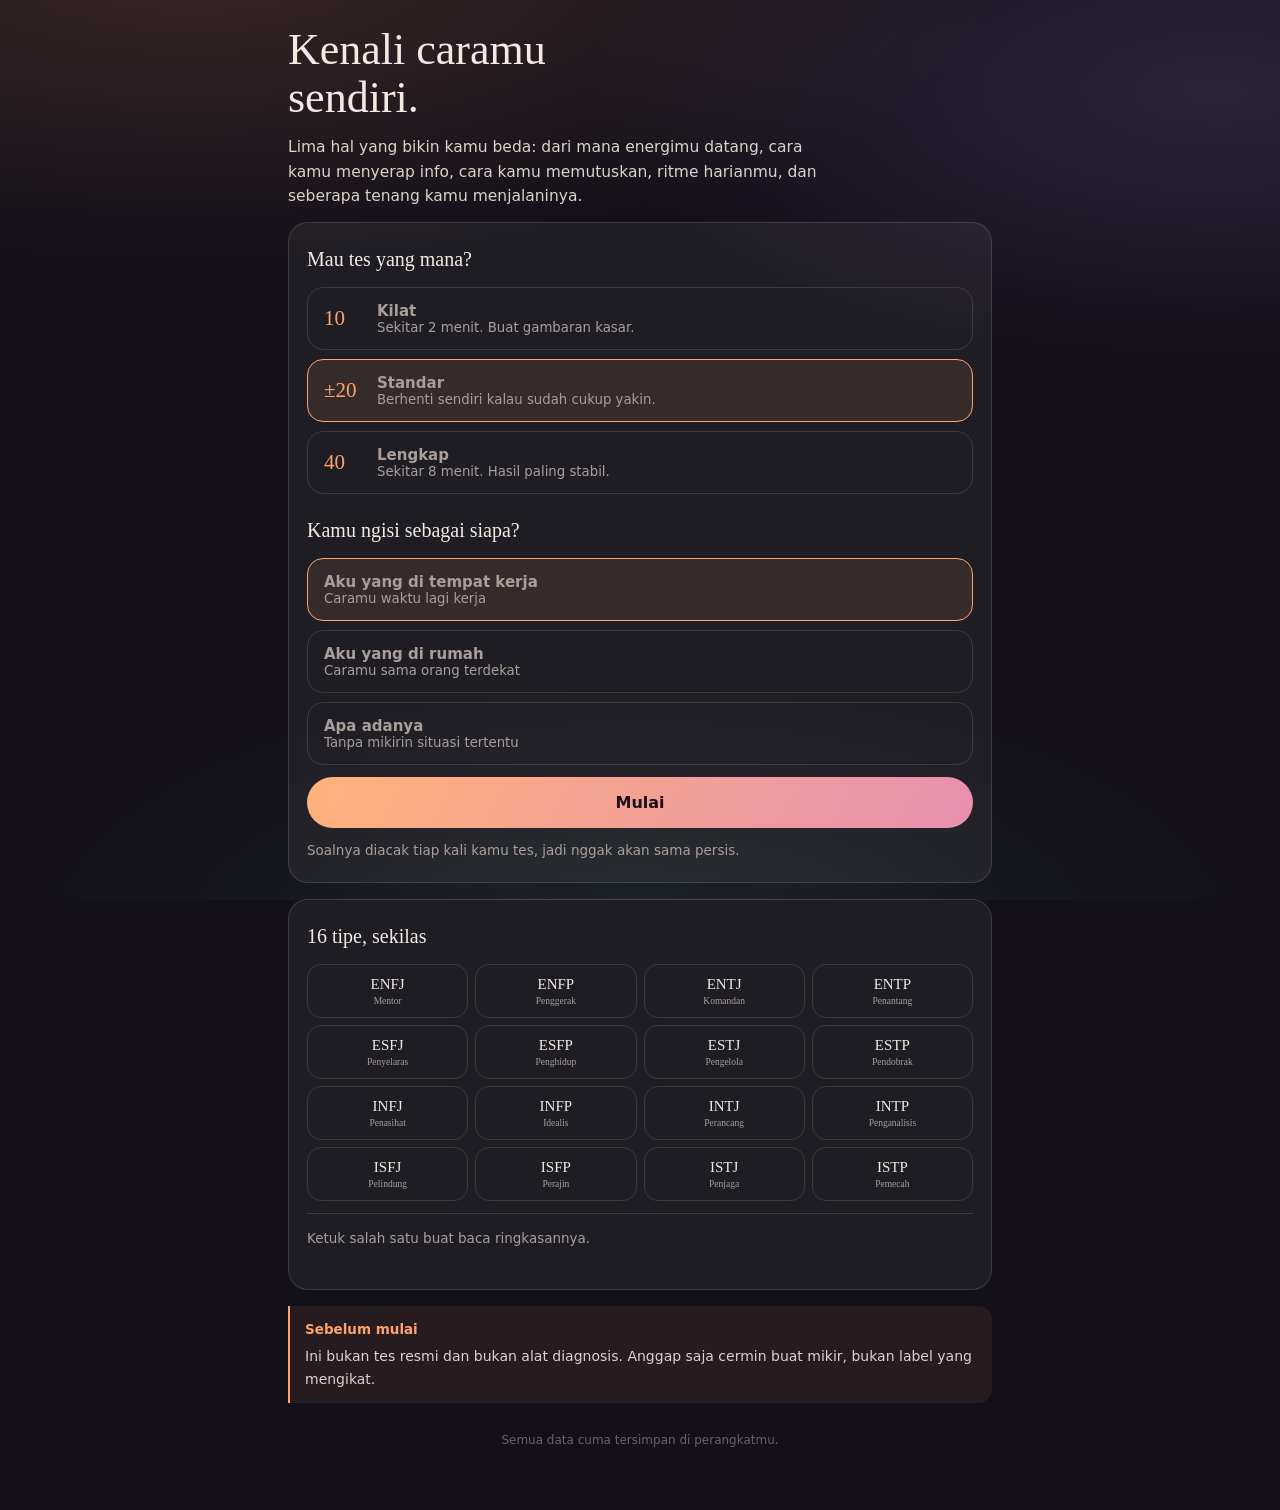
<file: public/index.html>
<!DOCTYPE html>
<html lang="id">
<head>
<meta charset="utf-8">
<meta name="viewport" content="width=device-width,initial-scale=1,viewport-fit=cover">
<title>Lima Sumbu — Kenali Caramu Sendiri</title>
<meta name="description" content="Tes kepribadian lima sumbu dengan rentang ketidakpastian, cerita berdua, dan lensa kelekatan serta nilai hidup. Jalan penuh di perangkatmu.">
<link rel="stylesheet" href="assets/style.css">
</head>
<body>
<div class="wrap">

<section id="home">
  <h1>Kenali caramu<br>sendiri.</h1>
  <p class="lede">Lima hal yang bikin kamu beda: dari mana energimu datang, cara kamu menyerap info, cara kamu memutuskan, ritme harianmu, dan seberapa tenang kamu menjalaninya.</p>

  <div class="card">
    <h2>Mau tes yang mana?</h2>
    <div class="pick" id="mode">
      <button data-m="kilat" aria-pressed="false"><span class="n">10</span><span><strong>Kilat</strong><span>Sekitar 2 menit. Buat gambaran kasar.</span></span></button>
      <button data-m="standar" aria-pressed="true"><span class="n">±20</span><span><strong>Standar</strong><span>Berhenti sendiri kalau sudah cukup yakin.</span></span></button>
      <button data-m="lengkap" aria-pressed="false"><span class="n">40</span><span><strong>Lengkap</strong><span>Sekitar 8 menit. Hasil paling stabil.</span></span></button>
    </div>
    <h2 style="margin-top:20px">Kamu ngisi sebagai siapa?</h2>
    <div class="pick" id="ctx">
      <button data-c="kerja" aria-pressed="true"><span><strong>Aku yang di tempat kerja</strong><span>Caramu waktu lagi kerja</span></span></button>
      <button data-c="rumah" aria-pressed="false"><span><strong>Aku yang di rumah</strong><span>Caramu sama orang terdekat</span></span></button>
      <button data-c="apa" aria-pressed="false"><span><strong>Apa adanya</strong><span>Tanpa mikirin situasi tertentu</span></span></button>
    </div>
    <button class="btn" id="go">Mulai</button>
    <p class="dimtxt" style="margin:12px 0 0">Soalnya diacak tiap kali kamu tes, jadi nggak akan sama persis.</p>
  </div>

  <div id="banner"></div>

  <div class="card">
    <h2>16 tipe, sekilas</h2>
    <div class="grid16" id="homeGrid"></div>
    <div class="peek" id="homePeek"></div>
  </div>

  <div class="note"><b>Sebelum mulai</b>Ini bukan tes resmi dan bukan alat diagnosis. Anggap saja cermin buat mikir, bukan label yang mengikat.</div>
</section>

<section id="quiz" class="hidden">
  <div class="card">
    <div class="prog" id="prog"></div>
    <p class="dimtxt" id="qmeta" style="margin:0"></p>
    <div class="qtext" id="qtext"></div>
    <div class="scale" id="scale"></div>
    <div class="ends"><span>Nggak banget</span><span>Aku banget</span></div>
    <div class="qnav"><button class="btn soft mini" id="back">Kembali</button><span class="dimtxt" id="qcount"></span></div>
  </div>
</section>

<section id="out" class="hidden"></section>

<footer>Semua data cuma tersimpan di perangkatmu.</footer>
</div>

<script src="src/data-items.js"></script>
<script src="src/data-types.js"></script>
<script src="src/data-lens.js"></script>
<script src="src/relations.js"></script>
<script src="src/story.js"></script>
<script src="src/profile-code.js"></script>
<script src="src/share-card.js"></script>
<script src="src/app.js"></script>
</body>
</html>
</file>
<file: public/assets/style.css>
:root{
  --bg:#131019;--card:rgba(255,246,238,.055);--line:rgba(255,238,225,.13);
  --txt:#F3EAE2;--dim:#AA9E9A;--soft:#DCD2CB;
  --ei:#FFA36B;--sn:#79D8B4;--tf:#C4A2FF;--jp:#FFD07A;--at:#8FB8FF;
  --serif:"Iowan Old Style",Georgia,"Times New Roman",serif;
  --num:ui-monospace,"SF Mono",Menlo,monospace;
}
*{box-sizing:border-box;-webkit-tap-highlight-color:transparent}
html,body{margin:0;padding:0;background:var(--bg);color:var(--txt);
 font-family:system-ui,-apple-system,"Segoe UI",Roboto,sans-serif;line-height:1.6;font-size:15.5px}
body{background:radial-gradient(110% 60% at 15% -5%,rgba(255,164,110,.16),transparent 58%),
 radial-gradient(90% 55% at 95% 10%,rgba(196,162,255,.14),transparent 55%),
 radial-gradient(80% 50% at 50% 105%,rgba(121,216,180,.10),transparent 60%),var(--bg);
 background-attachment:fixed}
.wrap{max-width:740px;margin:0 auto;padding:26px 18px calc(60px + env(safe-area-inset-bottom))}
h1{font-family:var(--serif);font-size:clamp(30px,8.5vw,44px);line-height:1.1;margin:0 0 12px;font-weight:400}
h2{font-family:var(--serif);font-size:20px;margin:0 0 12px;font-weight:400}
h3{font-family:var(--serif);font-size:17px;margin:0 0 4px;font-weight:400}
p{margin:0 0 13px}
.lede{color:var(--soft);max-width:56ch}
.dimtxt{color:var(--dim);font-size:13.5px}
.num{font-family:var(--num);font-size:12px}
.card{background:var(--card);border:1px solid var(--line);border-radius:20px;padding:20px 18px;margin-bottom:16px}
button{font-family:inherit;cursor:pointer;color:inherit;font-size:15px}
.btn{background:linear-gradient(120deg,#FFB27A,#E88FB0);color:#1B1119;border:0;border-radius:999px;
 padding:16px 26px;width:100%;font-size:16px;font-weight:600}
.btn:active{transform:scale(.985)}
.btn.soft{background:transparent;border:1px solid var(--line);color:var(--txt);font-weight:400}
.btn.mini{width:auto;padding:10px 16px;font-size:13.5px}
:focus-visible{outline:2px solid var(--tf);outline-offset:3px}
.row{display:flex;gap:9px;flex-wrap:wrap}
.pick{display:grid;gap:9px;margin:12px 0}
.pick button{text-align:left;background:transparent;border:1px solid var(--line);border-radius:16px;
 padding:14px 16px;display:flex;gap:13px;align-items:center;width:100%}
.pick button[aria-pressed="true"]{border-color:var(--ei);background:rgba(255,163,107,.10)}
.pick .n{font-family:var(--serif);font-size:21px;color:var(--ei);min-width:40px}
.pick strong{display:block;font-weight:600;font-size:15px}
.pick span{color:var(--dim);font-size:13.3px}
.radarbox{position:relative;width:100%;max-width:400px;margin:0 auto;aspect-ratio:1/1}
.radarbox canvas{width:100%;height:100%;display:block}
.prog{display:grid;grid-template-columns:repeat(5,1fr);gap:5px;margin-bottom:18px}
.prog i{height:4px;border-radius:3px;background:rgba(255,255,255,.11);display:block;overflow:hidden}
.prog i b{display:block;height:100%;width:0;border-radius:3px;transition:width .4s ease}
.qtext{font-family:var(--serif);font-size:clamp(21px,5.6vw,27px);line-height:1.34;margin:4px 0 26px}
.scale{display:flex;align-items:center;justify-content:space-between;gap:6px}
.dot{background:transparent;border:2px solid var(--line);border-radius:50%;flex:none;
 transition:transform .15s,background .15s,border-color .15s}
.dot:active{transform:scale(.9)}
.dot[data-s="1"],.dot[data-s="5"]{width:54px;height:54px}
.dot[data-s="2"],.dot[data-s="4"]{width:43px;height:43px}
.dot[data-s="3"]{width:32px;height:32px}
.ends{display:flex;justify-content:space-between;color:var(--dim);font-size:12.5px;margin-top:9px}
.qnav{display:flex;justify-content:space-between;align-items:center;margin-top:22px}
.code{font-family:var(--serif);font-size:clamp(42px,13vw,68px);line-height:1;display:flex;gap:.03em;align-items:baseline;flex-wrap:wrap}
.code span{animation:rise .5s cubic-bezier(.2,.9,.3,1.15) both}
.code .sfx{font-size:.55em;color:var(--at)}
@keyframes rise{from{opacity:0;transform:translateY(14px)}to{opacity:1;transform:none}}
.nick{font-family:var(--serif);font-style:italic;font-size:19px;color:var(--dim);margin-bottom:8px}
.axis{margin-bottom:17px}
.axis-h{display:flex;justify-content:space-between;font-size:13px;margin-bottom:8px;gap:8px}
.track{position:relative;height:11px;border-radius:7px;background:rgba(255,255,255,.09)}
.track .zone{position:absolute;left:40%;width:20%;top:0;bottom:0;background:rgba(255,255,255,.07)}
.track .ci{position:absolute;top:1px;bottom:1px;border-radius:7px;opacity:.45}
.track .mk{position:absolute;top:-5px;bottom:-5px;width:3px;border-radius:2px;background:#fff;box-shadow:0 0 10px rgba(255,255,255,.6)}
.axis-f{display:flex;justify-content:space-between;color:var(--dim);font-size:12.5px;margin-top:9px}
.chip{font-size:11.5px;padding:3px 10px;border:1px solid var(--line);border-radius:999px;color:var(--dim)}
.badge{display:inline-block;font-size:11px;padding:3px 10px;border-radius:999px;margin-bottom:14px}
.badge.kuat{background:rgba(121,216,180,.14);color:#79D8B4}
.badge.reflektif{background:rgba(196,162,255,.14);color:#C4A2FF}
.badge.fun{background:rgba(255,208,122,.14);color:#FFD07A}
.tabwrap{position:relative;margin-bottom:16px}
.tabs{display:flex;gap:7px;overflow-x:auto;padding:0 26px 8px 0;scrollbar-width:none;scroll-snap-type:x proximity;-webkit-overflow-scrolling:touch}
.tabs::-webkit-scrollbar{display:none}
.tab{white-space:nowrap;background:transparent;border:1px solid var(--line);border-radius:999px;
 padding:9px 15px;color:var(--dim);font-size:13.5px;scroll-snap-align:start;flex:none}
.tab[aria-selected="true"]{background:var(--txt);color:#1B1119;border-color:var(--txt)}
.fade{position:absolute;top:0;bottom:8px;width:34px;pointer-events:none;transition:opacity .25s}
.fade.l{left:-2px;background:linear-gradient(90deg,#151119,rgba(21,17,25,0))}
.fade.r{right:-2px;background:linear-gradient(270deg,#151119,rgba(21,17,25,0))}
.fade.off{opacity:0}
ul{margin:0;padding-left:19px}li{margin-bottom:9px;color:var(--soft)}
li::marker{color:var(--sn)}ul.warn li::marker{color:var(--ei)}
.sub{font-family:var(--serif);font-size:15px;color:var(--dim);margin:22px 0 10px;font-style:italic}
.sub:first-child{margin-top:0}
.kv{display:flex;gap:12px;margin-bottom:10px;color:var(--soft);font-size:14.5px}
.kv b{color:var(--dim);font-weight:400;min-width:92px;flex:none;font-size:13.5px}
.quote{font-family:var(--serif);font-size:17px;font-style:italic;color:#E9DED4;border-left:2px solid var(--tf);padding-left:15px;margin:0 0 14px}
.judge{border:1px solid var(--line);border-radius:16px;padding:14px 15px;margin-bottom:10px}
.judge p{margin:0 0 10px;color:var(--soft)}
.judge .row button{border:1px solid var(--line);background:transparent;border-radius:999px;padding:7px 15px;font-size:13px;color:var(--dim)}
.judge.yes{border-color:rgba(121,216,180,.45);background:rgba(121,216,180,.07)}
.judge.yes .yesb{background:rgba(121,216,180,.18);border-color:transparent}
.judge.no{opacity:.5}.judge.no .nob{background:rgba(255,255,255,.10);border-color:transparent}
.grid16{display:grid;grid-template-columns:repeat(4,1fr);gap:7px}
.gt{border:1px solid var(--line);border-radius:14px;padding:11px 3px;background:transparent;text-align:center;font-family:var(--serif);font-size:15px}
.gt small{display:block;font-family:inherit;font-size:9.5px;color:var(--dim);margin-top:3px}
.gt[data-lv="5"],.gt[data-lv="4"]{border-color:rgba(121,216,180,.5);background:rgba(121,216,180,.09)}
.gt[data-lv="1"],.gt[data-lv="0"]{border-color:rgba(255,163,107,.45);background:rgba(255,163,107,.07)}
.gt[aria-pressed="true"]{outline:2px solid var(--tf)}
.seg{display:flex;gap:6px;margin:12px 0}
.seg button{flex:1;border:1px solid var(--line);background:transparent;border-radius:999px;padding:9px;color:var(--dim);font-size:13px}
.seg button[aria-pressed="true"]{border-color:var(--at);color:var(--txt);background:rgba(143,184,255,.12)}
.stat{display:flex;align-items:center;gap:11px;margin-bottom:11px}
.stat .lab{color:var(--dim);font-size:13.5px;min-width:120px;flex:none}
.stat .b{flex:1;height:8px;border-radius:5px;background:rgba(255,255,255,.09);overflow:hidden}
.stat .b i{display:block;height:100%;border-radius:5px}
.stat .v{font-family:var(--num);font-size:12px;color:var(--dim);min-width:32px;text-align:right}
.b5row{display:flex;align-items:center;gap:10px;padding:11px 0;border-bottom:1px solid var(--line)}
.b5row:last-child{border:0}.b5row span{flex:1;font-size:14.3px;color:var(--soft)}
.b5row .m5{display:flex;gap:5px;flex:none}
.b5row .m5 button{width:26px;height:26px;border-radius:50%;border:1.5px solid var(--line);background:transparent;padding:0}
.b5row .m5 button[aria-pressed="true"]{background:var(--tf);border-color:var(--tf)}
.note{border-left:2px solid var(--ei);padding:13px 15px;background:rgba(255,163,107,.08);
 border-radius:0 14px 14px 0;color:var(--soft);font-size:14px;margin-bottom:14px}
.note b{display:block;color:var(--ei);font-weight:600;margin-bottom:5px;font-size:13.5px}
.peek{border-top:1px solid var(--line);margin-top:12px;padding-top:14px;min-height:56px}
.tag{display:inline-block;font-size:11px;color:var(--ei);margin-top:6px}
input[type=text],textarea.kode{width:100%;background:rgba(0,0,0,.25);border:1px solid var(--line);color:var(--txt);
 border-radius:12px;padding:12px 14px;font-family:var(--num);font-size:13px}
textarea.kode{height:70px;resize:vertical}
.kodebox{font-family:var(--num);font-size:13px;word-break:break-all;background:rgba(0,0,0,.28);
 border:1px dashed var(--line);border-radius:12px;padding:13px 14px;margin-bottom:10px;color:var(--sn)}
.relcard{border:1px solid var(--line);border-radius:16px;padding:14px 15px;margin-bottom:10px}
.relcard h3{margin-bottom:2px}
textarea{width:100%;height:150px;background:rgba(0,0,0,.3);color:var(--txt);border:1px solid var(--line);
 border-radius:14px;font-family:var(--num);font-size:11px;padding:12px}
.hidden{display:none}
footer{color:#6E6360;font-size:12px;text-align:center;margin-top:28px}
@media (prefers-reduced-motion:reduce){*{animation:none!important;transition:none!important}}

/* ===== cerita ===== */
.cerita{font-family:var(--serif);font-size:17.5px;line-height:1.72;color:#E9DFD6}
.cerita p{margin:0 0 16px}
.cerita .dimtxt{font-family:system-ui,sans-serif}
h3.bab{font-family:var(--serif);font-size:15px;font-style:italic;color:var(--dim);
 margin:28px 0 12px;padding-top:16px;border-top:1px solid var(--line);font-weight:400}
.cerita > h3.bab:first-child{border-top:0;padding-top:0;margin-top:18px}
.pandang{border-left:2px solid var(--at);padding-left:15px}
.pandang b{font-family:system-ui,sans-serif;font-size:12.5px;letter-spacing:.04em;color:var(--at);font-weight:600}
.eks{border:1px solid var(--line);border-radius:16px;padding:15px 16px;margin-bottom:11px;
 font-family:system-ui,sans-serif;font-size:14.5px;line-height:1.6}
.eks b{font-family:var(--serif);font-size:16px;font-weight:400;color:var(--txt)}
.eks p{margin:8px 0 0;color:var(--soft)}
</file>
